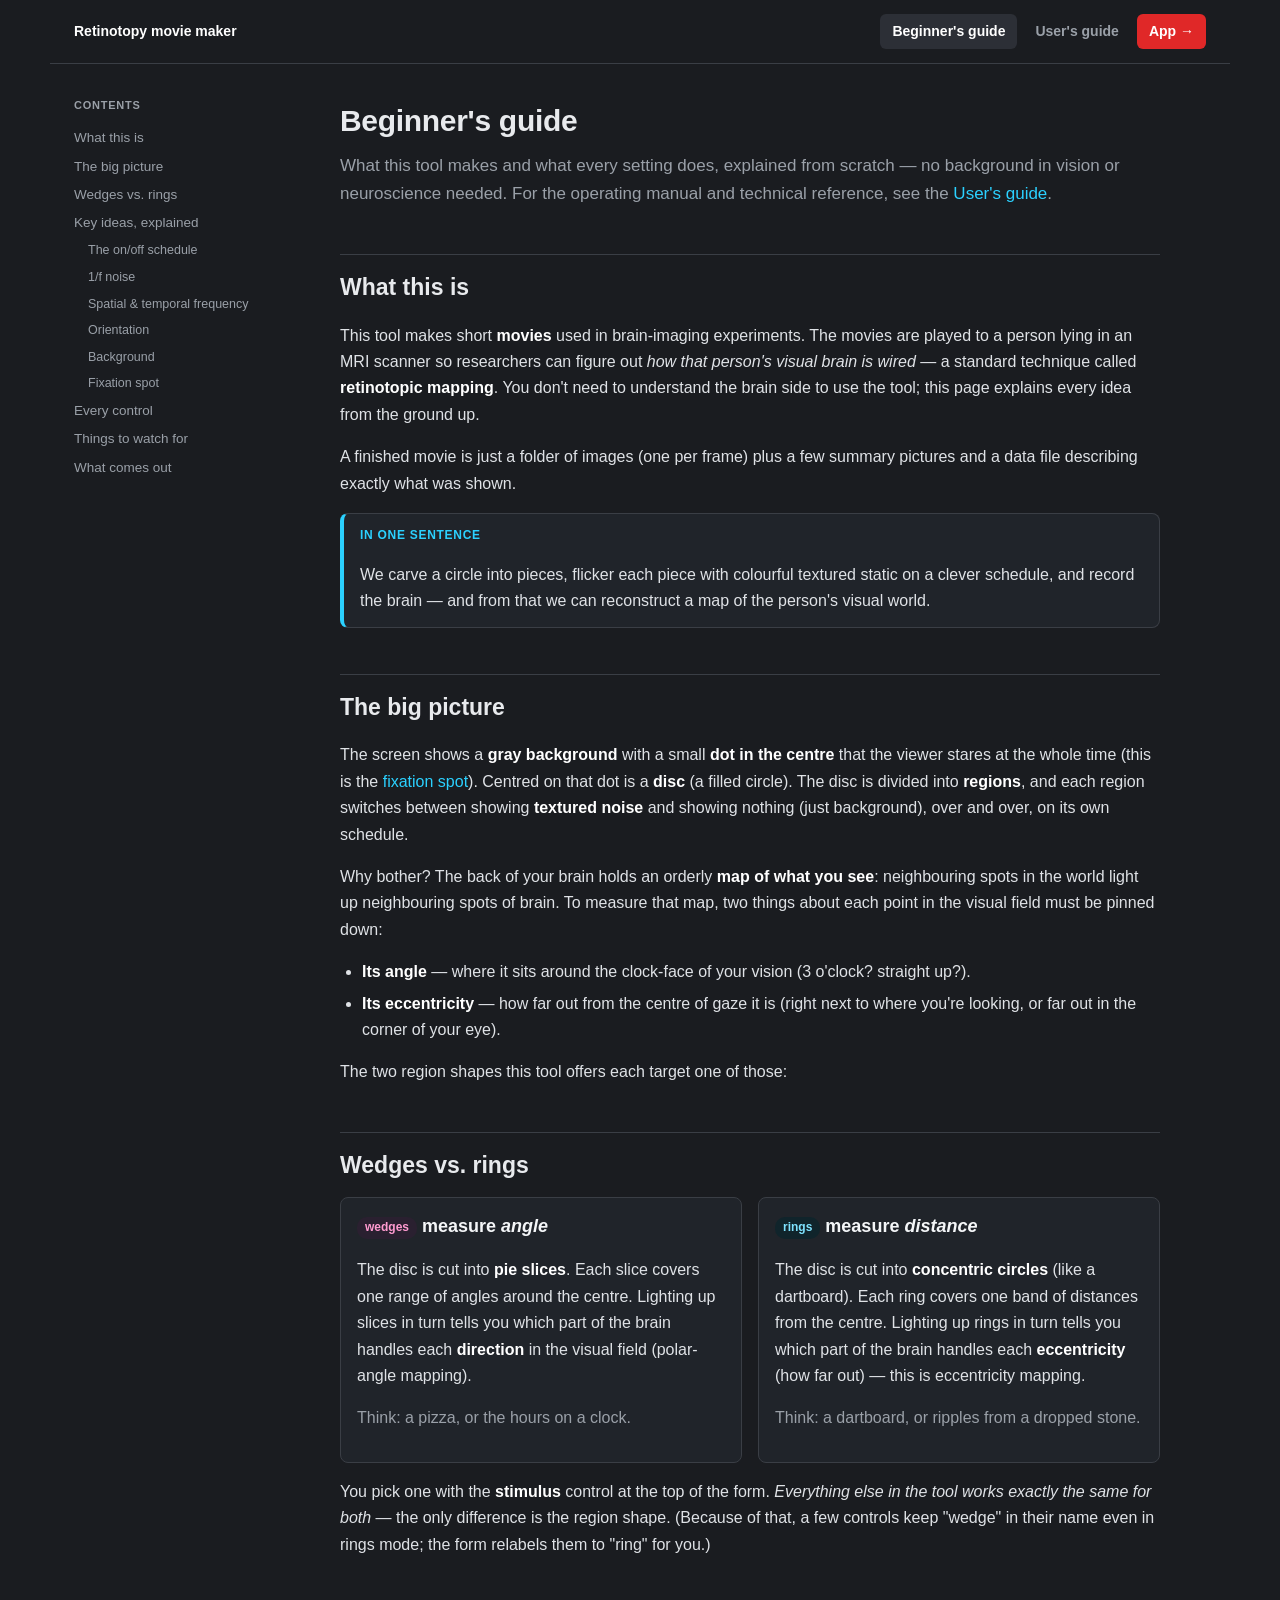
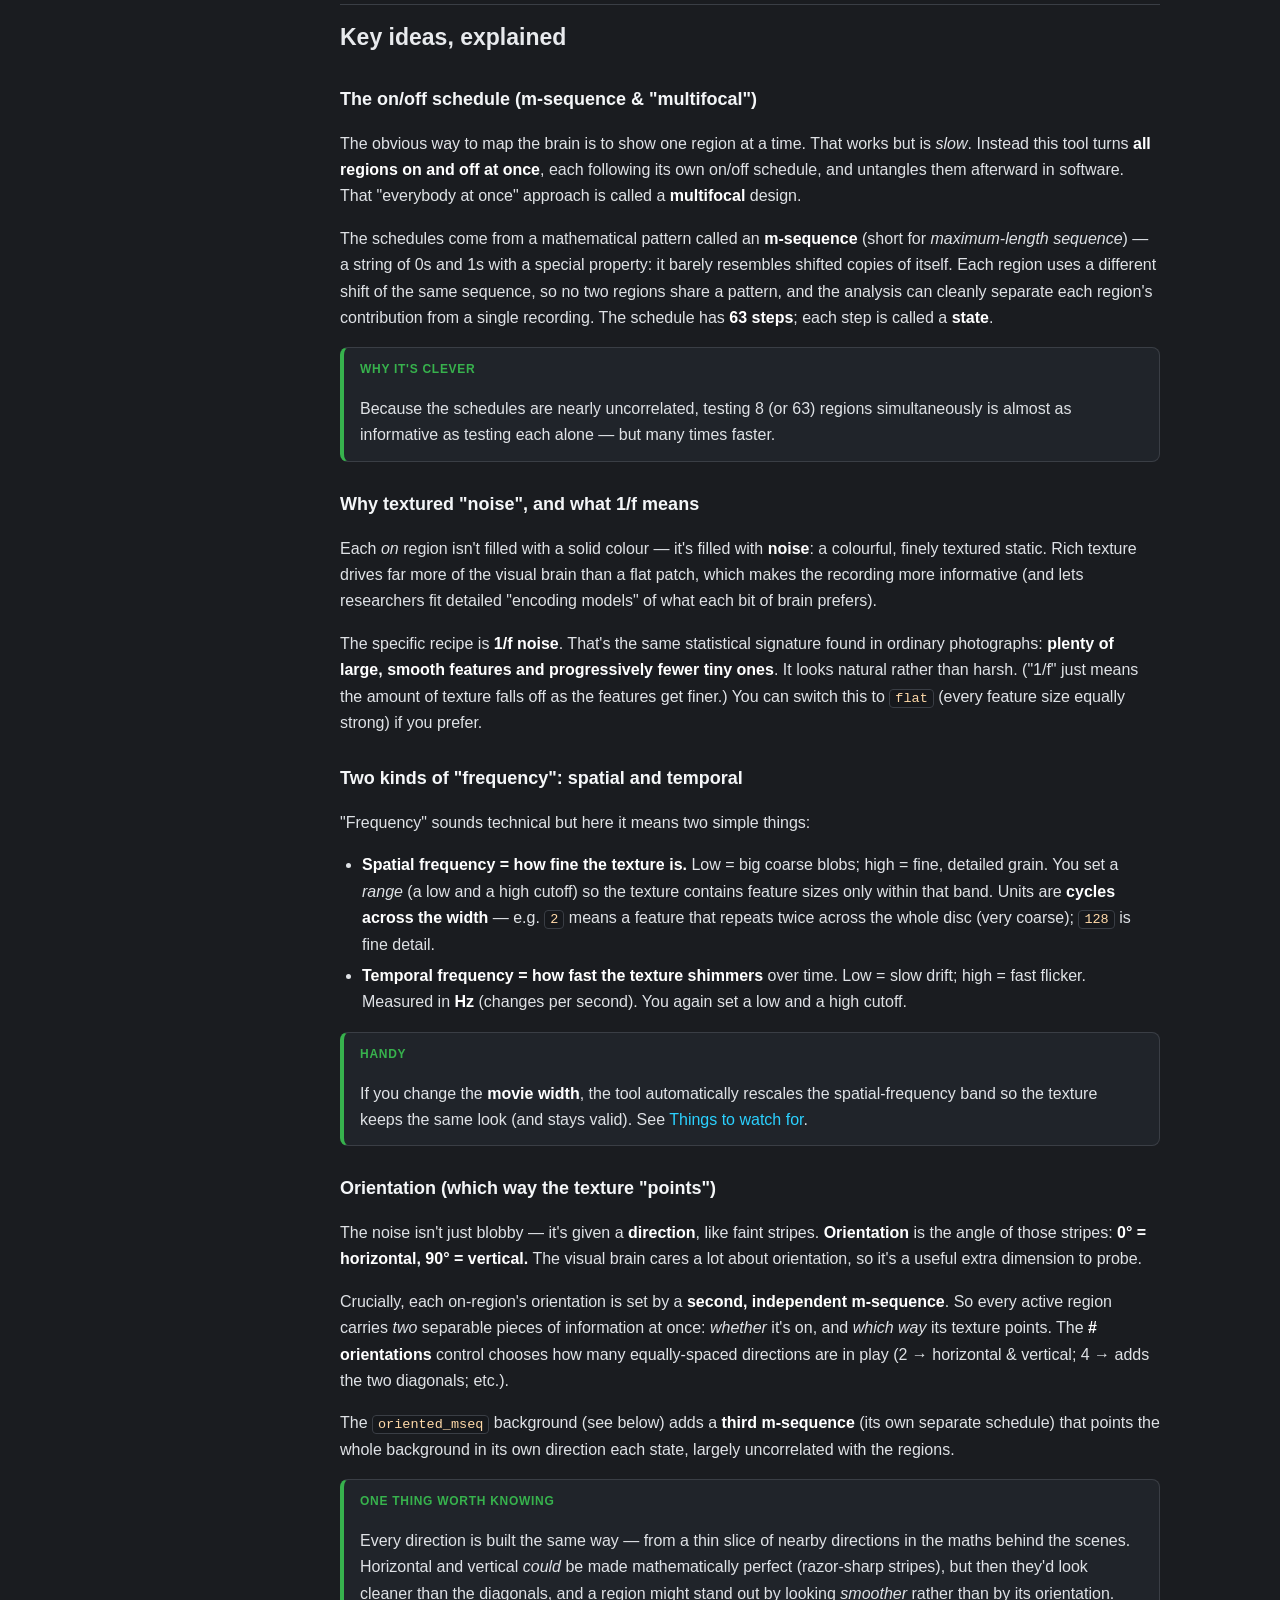
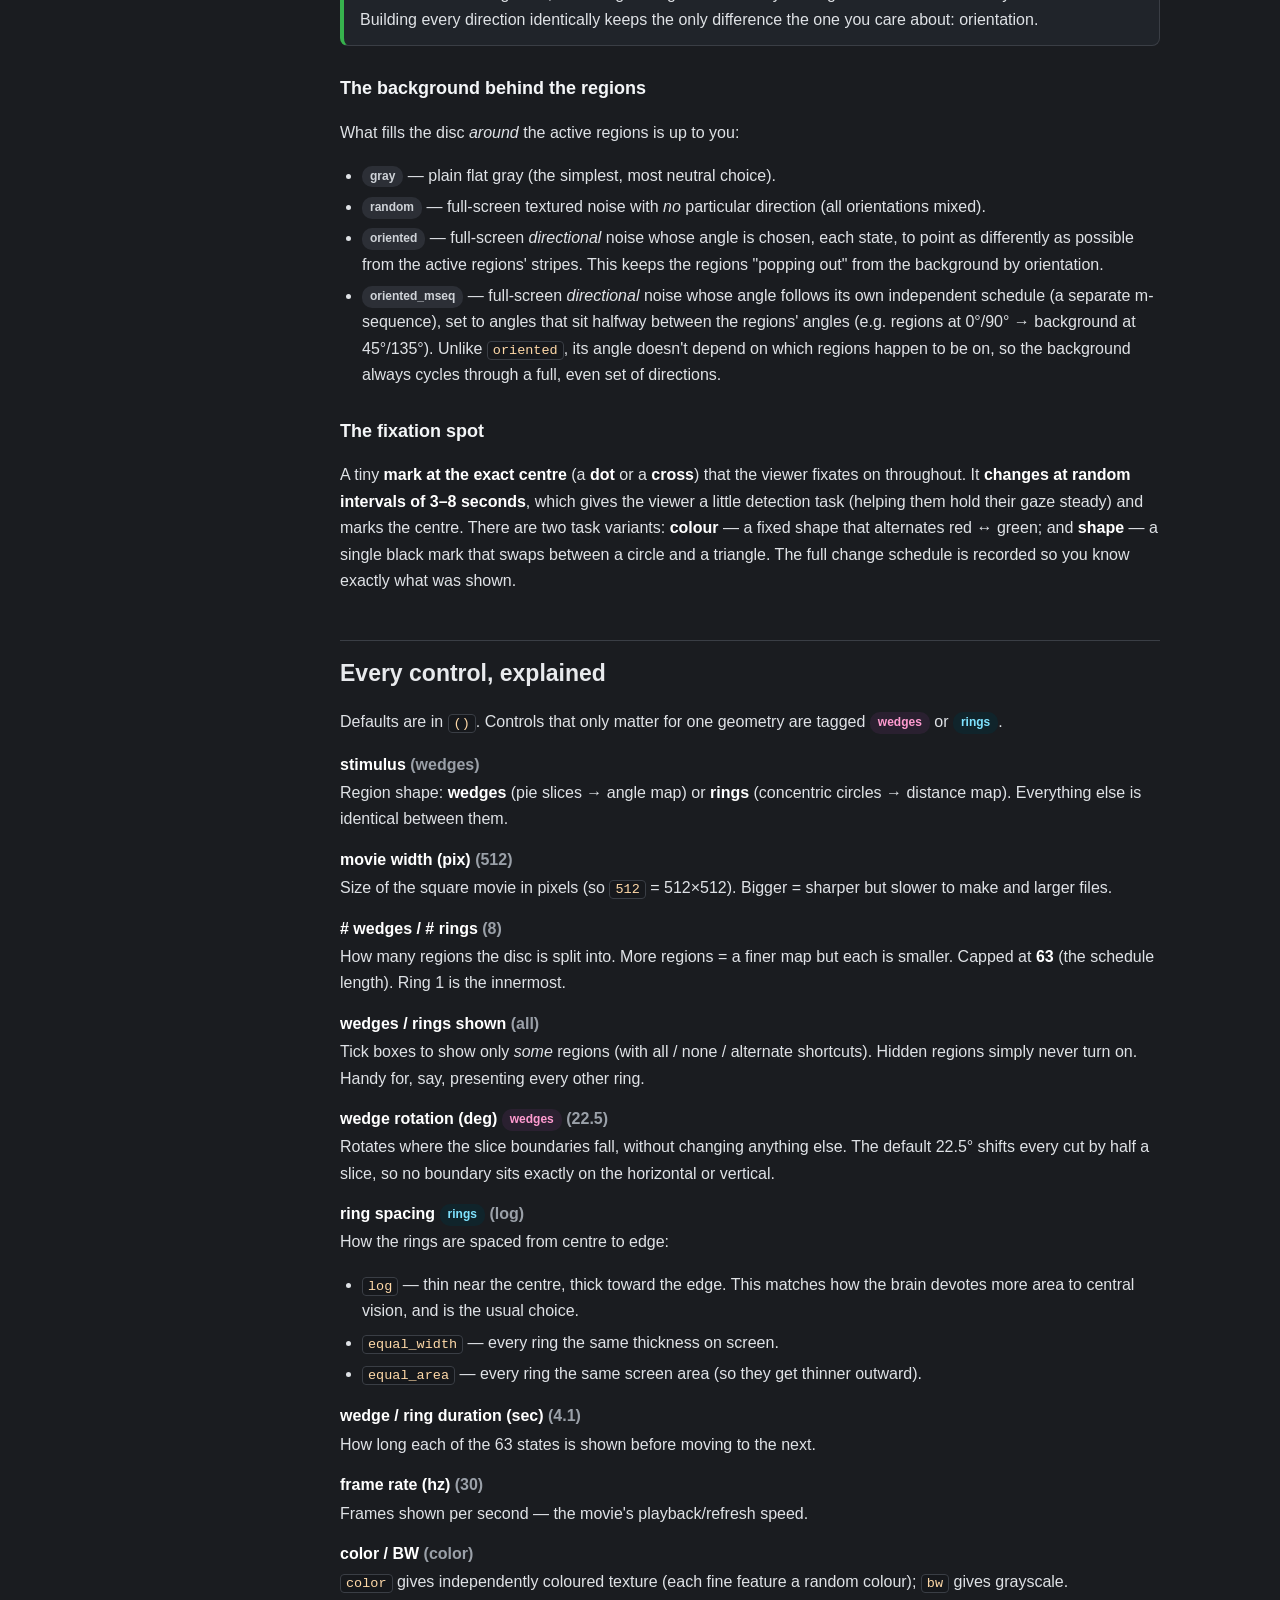
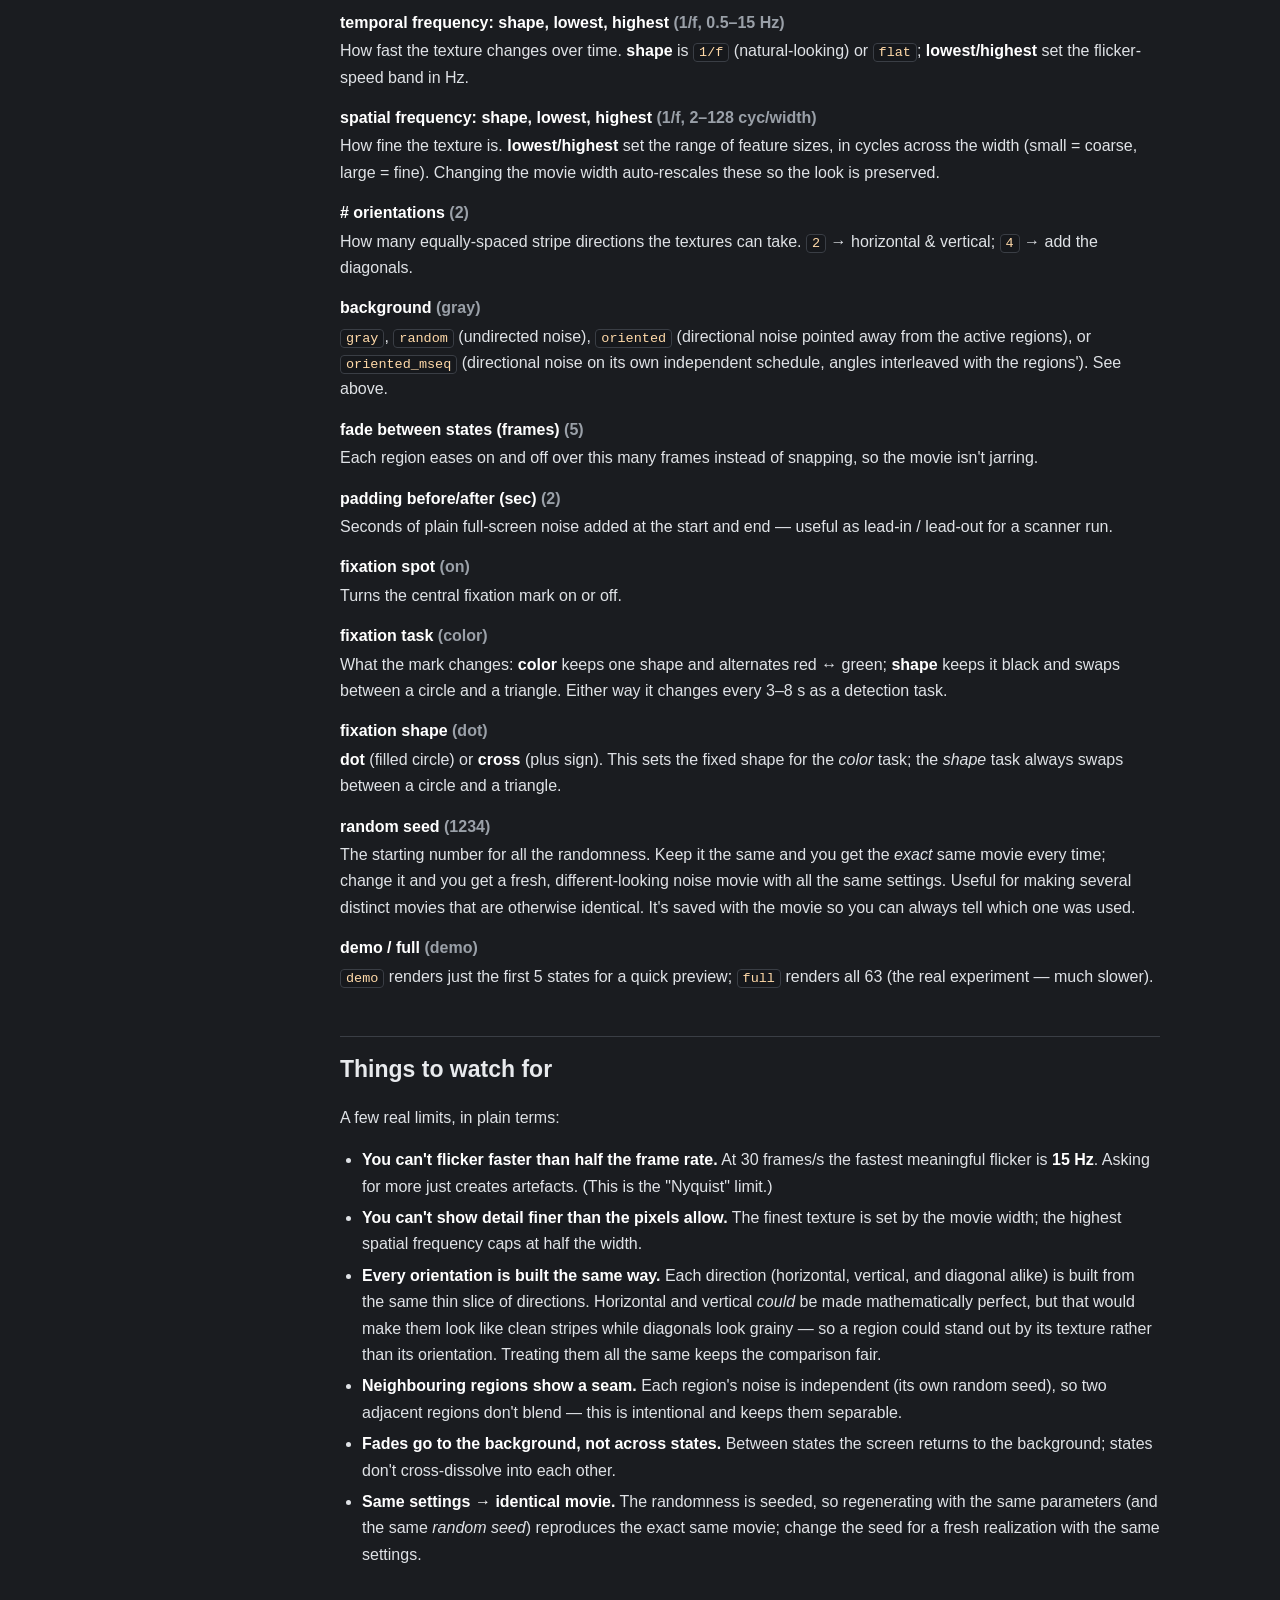
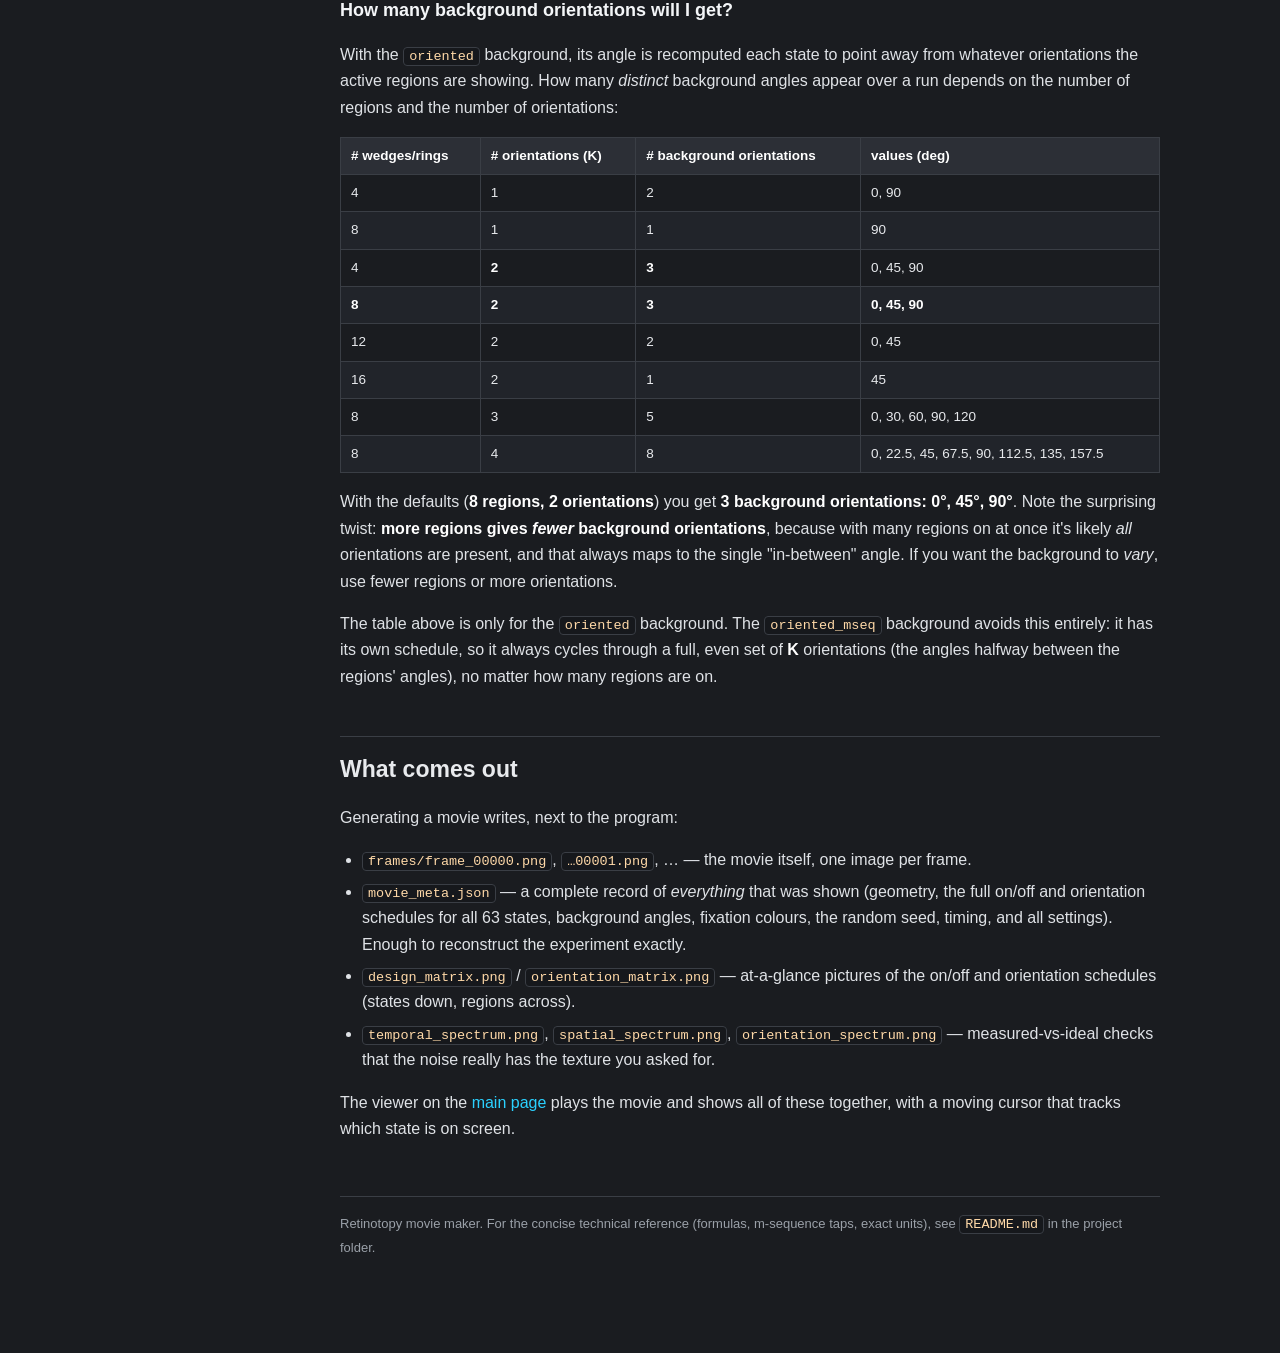
<file: docs.html>
<!DOCTYPE html>
<html lang="en">
<head>
<meta charset="utf-8">
<meta name="viewport" content="width=device-width, initial-scale=1">
<title>Retinotopy movie maker — Beginner's guide</title>
<link rel="stylesheet" href="guide.css">
</head>
<body>

<div class="topbar">
  <span><strong>Retinotopy movie maker</strong></span>
  <span class="guidetabs">
    <a class="active" href="docs.html">Beginner's guide</a>
    <a href="users-guide.html">User's guide</a>
    <a class="home" href="index.html">App &rarr;</a>
  </span>
</div>

<div class="wrap">
  <nav>
    <p class="navtitle">Contents</p>
    <a href="#what">What this is</a>
    <a href="#picture">The big picture</a>
    <a href="#wedges-rings">Wedges vs. rings</a>
    <a href="#concepts">Key ideas, explained</a>
    <a class="sub" href="#c-msequence">The on/off schedule</a>
    <a class="sub" href="#c-noise">1/f noise</a>
    <a class="sub" href="#c-sf-tf">Spatial &amp; temporal frequency</a>
    <a class="sub" href="#c-orientation">Orientation</a>
    <a class="sub" href="#c-background">Background</a>
    <a class="sub" href="#c-fixation">Fixation spot</a>
    <a href="#controls">Every control</a>
    <a href="#watch">Things to watch for</a>
    <a href="#outputs">What comes out</a>
  </nav>

  <main>
    <h1>Beginner's guide</h1>
    <p class="lede">What this tool makes and what every setting does, explained from
      scratch — no background in vision or neuroscience needed. For the operating
      manual and technical reference, see the <a href="users-guide.html">User's guide</a>.</p>

    <h2 id="what">What this is</h2>
    <p>This tool makes short <strong>movies</strong> used in brain-imaging experiments. The
      movies are played to a person lying in an MRI scanner so researchers can figure out
      <em>how that person's visual brain is wired</em> — a standard technique called
      <strong>retinotopic mapping</strong>. You don't need to understand the brain side to use
      the tool; this page explains every idea from the ground up.</p>
    <p>A finished movie is just a folder of images (one per frame) plus a few summary
      pictures and a data file describing exactly what was shown.</p>

    <div class="box key">
      <p class="lbl">In one sentence</p>
      <p>We carve a circle into pieces, flicker each piece with colourful textured static on
        a clever schedule, and record the brain — and from that we can reconstruct a map of
        the person's visual world.</p>
    </div>

    <h2 id="picture">The big picture</h2>
    <p>The screen shows a <strong>gray background</strong> with a small <strong>dot in the
      centre</strong> that the viewer stares at the whole time (this is the
      <a href="#c-fixation">fixation spot</a>). Centred on that dot is a <strong>disc</strong>
      (a filled circle). The disc is divided into <strong>regions</strong>, and each region
      switches between showing <strong>textured noise</strong> and showing nothing (just
      background), over and over, on its own schedule.</p>

    <p>Why bother? The back of your brain holds an orderly <strong>map of what you see</strong>:
      neighbouring spots in the world light up neighbouring spots of brain. To measure that
      map, two things about each point in the visual field must be pinned down:</p>
    <ul>
      <li><strong>Its angle</strong> — where it sits around the clock-face of your vision
        (3 o'clock? straight up?).</li>
      <li><strong>Its eccentricity</strong> — how far out from the centre of gaze it is
        (right next to where you're looking, or far out in the corner of your eye).</li>
    </ul>
    <p>The two region shapes this tool offers each target one of those:</p>

    <h2 id="wedges-rings">Wedges vs. rings</h2>
    <div class="two">
      <div class="card">
        <h3><span class="tag w">wedges</span> measure <em>angle</em></h3>
        <p>The disc is cut into <strong>pie slices</strong>. Each slice covers one range of
          angles around the centre. Lighting up slices in turn tells you which part of the
          brain handles each <strong>direction</strong> in the visual field
          (polar-angle mapping).</p>
        <p class="muted">Think: a pizza, or the hours on a clock.</p>
      </div>
      <div class="card">
        <h3><span class="tag r">rings</span> measure <em>distance</em></h3>
        <p>The disc is cut into <strong>concentric circles</strong> (like a dartboard). Each
          ring covers one band of distances from the centre. Lighting up rings in turn tells
          you which part of the brain handles each <strong>eccentricity</strong>
          (how far out) — this is eccentricity mapping.</p>
        <p class="muted">Think: a dartboard, or ripples from a dropped stone.</p>
      </div>
    </div>
    <p>You pick one with the <strong>stimulus</strong> control at the top of the form.
      <em>Everything else in the tool works exactly the same for both</em> — the only
      difference is the region shape. (Because of that, a few controls keep "wedge" in their
      name even in rings mode; the form relabels them to "ring" for you.)</p>

    <h2 id="concepts">Key ideas, explained</h2>

    <h3 id="c-msequence">The on/off schedule (m-sequence &amp; "multifocal")</h3>
    <p>The obvious way to map the brain is to show one region at a time. That works but is
      <em>slow</em>. Instead this tool turns <strong>all regions on and off at once</strong>,
      each following its own on/off schedule, and untangles them afterward in software. That
      "everybody at once" approach is called a <strong>multifocal</strong> design.</p>
    <p>The schedules come from a mathematical pattern called an
      <strong>m-sequence</strong> (short for <em>maximum-length sequence</em>) — a string of
      0s and 1s with a special property: it barely resembles shifted copies of itself. Each
      region uses a different shift of the same sequence, so no two regions share a pattern,
      and the analysis can cleanly separate each region's contribution from a single
      recording. The schedule has <strong>63 steps</strong>; each step is called a
      <strong>state</strong>.</p>
    <div class="box tip">
      <p class="lbl">why it's clever</p>
      <p>Because the schedules are nearly uncorrelated, testing 8 (or 63) regions
        simultaneously is almost as informative as testing each alone — but many times
        faster.</p>
    </div>

    <h3 id="c-noise">Why textured "noise", and what 1/f means</h3>
    <p>Each <em>on</em> region isn't filled with a solid colour — it's filled with
      <strong>noise</strong>: a colourful, finely textured static. Rich texture drives far
      more of the visual brain than a flat patch, which makes the recording more informative
      (and lets researchers fit detailed "encoding models" of what each bit of brain prefers).</p>
    <p>The specific recipe is <strong>1/f noise</strong>. That's the same statistical signature
      found in ordinary photographs: <strong>plenty of large, smooth features and progressively
      fewer tiny ones</strong>. It looks natural rather than harsh. ("1/f" just means the
      amount of texture falls off as the features get finer.) You can switch this to
      <code>flat</code> (every feature size equally strong) if you prefer.</p>

    <h3 id="c-sf-tf">Two kinds of "frequency": spatial and temporal</h3>
    <p>"Frequency" sounds technical but here it means two simple things:</p>
    <ul>
      <li><strong>Spatial frequency = how fine the texture is.</strong> Low = big coarse
        blobs; high = fine, detailed grain. You set a <em>range</em> (a low and a high cutoff)
        so the texture contains feature sizes only within that band. Units are
        <strong>cycles across the width</strong> — e.g. <code>2</code> means a feature that
        repeats twice across the whole disc (very coarse); <code>128</code> is fine detail.</li>
      <li><strong>Temporal frequency = how fast the texture shimmers</strong> over time. Low =
        slow drift; high = fast flicker. Measured in <strong>Hz</strong> (changes per second).
        You again set a low and a high cutoff.</li>
    </ul>
    <div class="box tip">
      <p class="lbl">handy</p>
      <p>If you change the <strong>movie width</strong>, the tool automatically rescales the
        spatial-frequency band so the texture keeps the same look (and stays valid). See
        <a href="#watch">Things to watch for</a>.</p>
    </div>

    <h3 id="c-orientation">Orientation (which way the texture "points")</h3>
    <p>The noise isn't just blobby — it's given a <strong>direction</strong>, like faint
      stripes. <strong>Orientation</strong> is the angle of those stripes:
      <strong>0° = horizontal, 90° = vertical.</strong> The visual brain cares a lot about
      orientation, so it's a useful extra dimension to probe.</p>
    <p>Crucially, each on-region's orientation is set by a <strong>second, independent
      m-sequence</strong>. So every active region carries <em>two</em> separable pieces of
      information at once: <em>whether</em> it's on, and <em>which way</em> its texture points.
      The <strong># orientations</strong> control chooses how many equally-spaced directions
      are in play (2 → horizontal &amp; vertical; 4 → adds the two diagonals; etc.).</p>
    <p>The <code>oriented_mseq</code> background (see below) adds a <strong>third m-sequence</strong>
      (its own separate schedule) that points the whole background in its own direction each
      state, largely uncorrelated with the regions.</p>
    <div class="box tip">
      <p class="lbl">one thing worth knowing</p>
      <p>Every direction is built the same way — from a thin slice of nearby directions in the
        maths behind the scenes. Horizontal and vertical <em>could</em> be made mathematically
        perfect (razor-sharp stripes), but then they'd look cleaner than the diagonals, and a
        region might stand out by looking <em>smoother</em> rather than by its orientation.
        Building every direction identically keeps the only difference the one you care about:
        orientation.</p>
    </div>

    <h3 id="c-background">The background behind the regions</h3>
    <p>What fills the disc <em>around</em> the active regions is up to you:</p>
    <ul>
      <li><span class="tag" style="background:#2c2f36;color:#cfd3d8">gray</span> — plain flat
        gray (the simplest, most neutral choice).</li>
      <li><span class="tag" style="background:#2c2f36;color:#cfd3d8">random</span> — full-screen
        textured noise with <em>no</em> particular direction (all orientations mixed).</li>
      <li><span class="tag" style="background:#2c2f36;color:#cfd3d8">oriented</span> —
        full-screen <em>directional</em> noise whose angle is chosen, each state, to point as
        differently as possible from the active regions' stripes. This keeps the regions
        "popping out" from the background by orientation.</li>
      <li><span class="tag" style="background:#2c2f36;color:#cfd3d8">oriented_mseq</span> —
        full-screen <em>directional</em> noise whose angle follows its own independent schedule
        (a separate m-sequence), set to angles that sit halfway between the regions' angles
        (e.g. regions at 0°/90° → background at 45°/135°). Unlike <code>oriented</code>, its
        angle doesn't depend on which regions happen to be on, so the background always cycles
        through a full, even set of directions.</li>
    </ul>

    <h3 id="c-fixation">The fixation spot</h3>
    <p>A tiny <strong>mark at the exact centre</strong> (a <strong>dot</strong> or a
      <strong>cross</strong>) that the viewer fixates on throughout. It <strong>changes at random
      intervals of 3–8&nbsp;seconds</strong>, which gives the viewer a little detection task
      (helping them hold their gaze steady) and marks the centre. There are two task variants:
      <strong>colour</strong> — a fixed shape that alternates red&nbsp;↔&nbsp;green; and
      <strong>shape</strong> — a single black mark that swaps between a circle and a triangle. The
      full change schedule is recorded so you know exactly what was shown.</p>

    <h2 id="controls">Every control, explained</h2>
    <p>Defaults are in <code>()</code>. Controls that only matter for one geometry are tagged
      <span class="tag w">wedges</span> or <span class="tag r">rings</span>.</p>
    <dl>
      <dt>stimulus <span class="muted">(wedges)</span></dt>
      <dd>Region shape: <strong>wedges</strong> (pie slices → angle map) or <strong>rings</strong>
        (concentric circles → distance map). Everything else is identical between them.</dd>

      <dt>movie width (pix) <span class="muted">(512)</span></dt>
      <dd>Size of the square movie in pixels (so <code>512</code> = 512×512). Bigger = sharper
        but slower to make and larger files.</dd>

      <dt># wedges / # rings <span class="muted">(8)</span></dt>
      <dd>How many regions the disc is split into. More regions = a finer map but each is
        smaller. Capped at <strong>63</strong> (the schedule length). Ring 1 is the innermost.</dd>

      <dt>wedges / rings shown <span class="muted">(all)</span></dt>
      <dd>Tick boxes to show only <em>some</em> regions (with all / none / alternate shortcuts).
        Hidden regions simply never turn on. Handy for, say, presenting every other ring.</dd>

      <dt>wedge rotation (deg) <span class="tag w">wedges</span> <span class="muted">(22.5)</span></dt>
      <dd>Rotates where the slice boundaries fall, without changing anything else. The default
        22.5° shifts every cut by half a slice, so no boundary sits exactly on the horizontal
        or vertical.</dd>

      <dt>ring spacing <span class="tag r">rings</span> <span class="muted">(log)</span></dt>
      <dd>How the rings are spaced from centre to edge:
        <ul>
          <li><code>log</code> — thin near the centre, thick toward the edge. This matches how
            the brain devotes more area to central vision, and is the usual choice.</li>
          <li><code>equal_width</code> — every ring the same thickness on screen.</li>
          <li><code>equal_area</code> — every ring the same screen area (so they get thinner
            outward).</li>
        </ul></dd>

      <dt>wedge / ring duration (sec) <span class="muted">(4.1)</span></dt>
      <dd>How long each of the 63 states is shown before moving to the next.</dd>

      <dt>frame rate (hz) <span class="muted">(30)</span></dt>
      <dd>Frames shown per second — the movie's playback/refresh speed.</dd>

      <dt>color / BW <span class="muted">(color)</span></dt>
      <dd><code>color</code> gives independently coloured texture (each fine feature a random
        colour); <code>bw</code> gives grayscale.</dd>

      <dt>temporal frequency: shape, lowest, highest <span class="muted">(1/f, 0.5–15 Hz)</span></dt>
      <dd>How fast the texture changes over time. <strong>shape</strong> is <code>1/f</code>
        (natural-looking) or <code>flat</code>; <strong>lowest/highest</strong> set the
        flicker-speed band in Hz.</dd>

      <dt>spatial frequency: shape, lowest, highest <span class="muted">(1/f, 2–128 cyc/width)</span></dt>
      <dd>How fine the texture is. <strong>lowest/highest</strong> set the range of feature
        sizes, in cycles across the width (small = coarse, large = fine). Changing the movie
        width auto-rescales these so the look is preserved.</dd>

      <dt># orientations <span class="muted">(2)</span></dt>
      <dd>How many equally-spaced stripe directions the textures can take. <code>2</code> →
        horizontal &amp; vertical; <code>4</code> → add the diagonals.</dd>

      <dt>background <span class="muted">(gray)</span></dt>
      <dd><code>gray</code>, <code>random</code> (undirected noise), <code>oriented</code>
        (directional noise pointed away from the active regions), or <code>oriented_mseq</code>
        (directional noise on its own independent schedule, angles interleaved with the
        regions'). See above.</dd>

      <dt>fade between states (frames) <span class="muted">(5)</span></dt>
      <dd>Each region eases on and off over this many frames instead of snapping, so the
        movie isn't jarring.</dd>

      <dt>padding before/after (sec) <span class="muted">(2)</span></dt>
      <dd>Seconds of plain full-screen noise added at the start and end — useful as lead-in /
        lead-out for a scanner run.</dd>

      <dt>fixation spot <span class="muted">(on)</span></dt>
      <dd>Turns the central fixation mark on or off.</dd>

      <dt>fixation task <span class="muted">(color)</span></dt>
      <dd>What the mark changes: <strong>color</strong> keeps one shape and alternates
        red&nbsp;↔&nbsp;green; <strong>shape</strong> keeps it black and swaps between a circle
        and a triangle. Either way it changes every 3–8&nbsp;s as a detection task.</dd>

      <dt>fixation shape <span class="muted">(dot)</span></dt>
      <dd><strong>dot</strong> (filled circle) or <strong>cross</strong> (plus sign). This sets
        the fixed shape for the <em>color</em> task; the <em>shape</em> task always swaps between
        a circle and a triangle.</dd>

      <dt>random seed <span class="muted">(1234)</span></dt>
      <dd>The starting number for all the randomness. Keep it the same and you get the
        <em>exact</em> same movie every time; change it and you get a fresh, different-looking
        noise movie with all the same settings. Useful for making several distinct movies that
        are otherwise identical. It's saved with the movie so you can always tell which one was used.</dd>

      <dt>demo / full <span class="muted">(demo)</span></dt>
      <dd><code>demo</code> renders just the first 5 states for a quick preview;
        <code>full</code> renders all 63 (the real experiment — much slower).</dd>
    </dl>

    <h2 id="watch">Things to watch for</h2>
    <p>A few real limits, in plain terms:</p>
    <ul>
      <li><strong>You can't flicker faster than half the frame rate.</strong> At 30 frames/s
        the fastest meaningful flicker is <strong>15 Hz</strong>. Asking for more just creates
        artefacts. (This is the "Nyquist" limit.)</li>
      <li><strong>You can't show detail finer than the pixels allow.</strong> The finest texture
        is set by the movie width; the highest spatial frequency caps at half the width.</li>
      <li><strong>Every orientation is built the same way.</strong> Each direction (horizontal,
        vertical, and diagonal alike) is built from the same thin slice of directions. Horizontal
        and vertical <em>could</em> be made mathematically perfect, but that would make them look
        like clean stripes while diagonals look grainy — so a region could stand out by its
        texture rather than its orientation. Treating them all the same keeps the comparison fair.</li>
      <li><strong>Neighbouring regions show a seam.</strong> Each region's noise is independent
        (its own random seed), so two adjacent regions don't blend — this is intentional and
        keeps them separable.</li>
      <li><strong>Fades go to the background, not across states.</strong> Between states the
        screen returns to the background; states don't cross-dissolve into each other.</li>
      <li><strong>Same settings → identical movie.</strong> The randomness is seeded, so
        regenerating with the same parameters (and the same <em>random seed</em>) reproduces the
        exact same movie; change the seed for a fresh realization with the same settings.</li>
    </ul>

    <h3>How many background orientations will I get?</h3>
    <p>With the <code>oriented</code> background, its angle is recomputed each state to point
      away from whatever orientations the active regions are showing. How many <em>distinct</em>
      background angles appear over a run depends on the number of regions and the number of
      orientations:</p>
    <table>
      <thead><tr><th># wedges/rings</th><th># orientations (K)</th><th># background orientations</th><th>values (deg)</th></tr></thead>
      <tbody>
        <tr><td>4</td><td>1</td><td>2</td><td>0, 90</td></tr>
        <tr><td>8</td><td>1</td><td>1</td><td>90</td></tr>
        <tr><td>4</td><td><strong>2</strong></td><td><strong>3</strong></td><td>0, 45, 90</td></tr>
        <tr><td><strong>8</strong></td><td><strong>2</strong></td><td><strong>3</strong></td><td><strong>0, 45, 90</strong></td></tr>
        <tr><td>12</td><td>2</td><td>2</td><td>0, 45</td></tr>
        <tr><td>16</td><td>2</td><td>1</td><td>45</td></tr>
        <tr><td>8</td><td>3</td><td>5</td><td>0, 30, 60, 90, 120</td></tr>
        <tr><td>8</td><td>4</td><td>8</td><td>0, 22.5, 45, 67.5, 90, 112.5, 135, 157.5</td></tr>
      </tbody>
    </table>
    <p>With the defaults (<strong>8 regions, 2 orientations</strong>) you get
      <strong>3 background orientations: 0°, 45°, 90°</strong>. Note the surprising twist:
      <strong>more regions gives <em>fewer</em> background orientations</strong>, because with
      many regions on at once it's likely <em>all</em> orientations are present, and that
      always maps to the single "in-between" angle. If you want the background to <em>vary</em>,
      use fewer regions or more orientations.</p>
    <p>The table above is only for the <code>oriented</code> background. The
      <code>oriented_mseq</code> background avoids this entirely: it has its own schedule, so it
      always cycles through a full, even set of <strong>K</strong> orientations (the angles
      halfway between the regions' angles), no matter how many regions are on.</p>

    <h2 id="outputs">What comes out</h2>
    <p>Generating a movie writes, next to the program:</p>
    <ul>
      <li><code>frames/frame_00000.png</code>, <code>…00001.png</code>, … — the movie itself,
        one image per frame.</li>
      <li><code>movie_meta.json</code> — a complete record of <em>everything</em> that was
        shown (geometry, the full on/off and orientation schedules for all 63 states,
        background angles, fixation colours, the random seed, timing, and all settings). Enough
        to reconstruct the experiment exactly.</li>
      <li><code>design_matrix.png</code> / <code>orientation_matrix.png</code> — at-a-glance
        pictures of the on/off and orientation schedules (states down, regions across).</li>
      <li><code>temporal_spectrum.png</code>, <code>spatial_spectrum.png</code>,
        <code>orientation_spectrum.png</code> — measured-vs-ideal checks that the noise really
        has the texture you asked for.</li>
    </ul>
    <p>The viewer on the <a href="index.html">main page</a> plays the movie and shows all of
      these together, with a moving cursor that tracks which state is on screen.</p>

    <footer>
      Retinotopy movie maker. For the concise technical reference (formulas, m-sequence taps,
      exact units), see <code>README.md</code> in the project folder.
    </footer>
  </main>
</div>
</body>
</html>
</file>
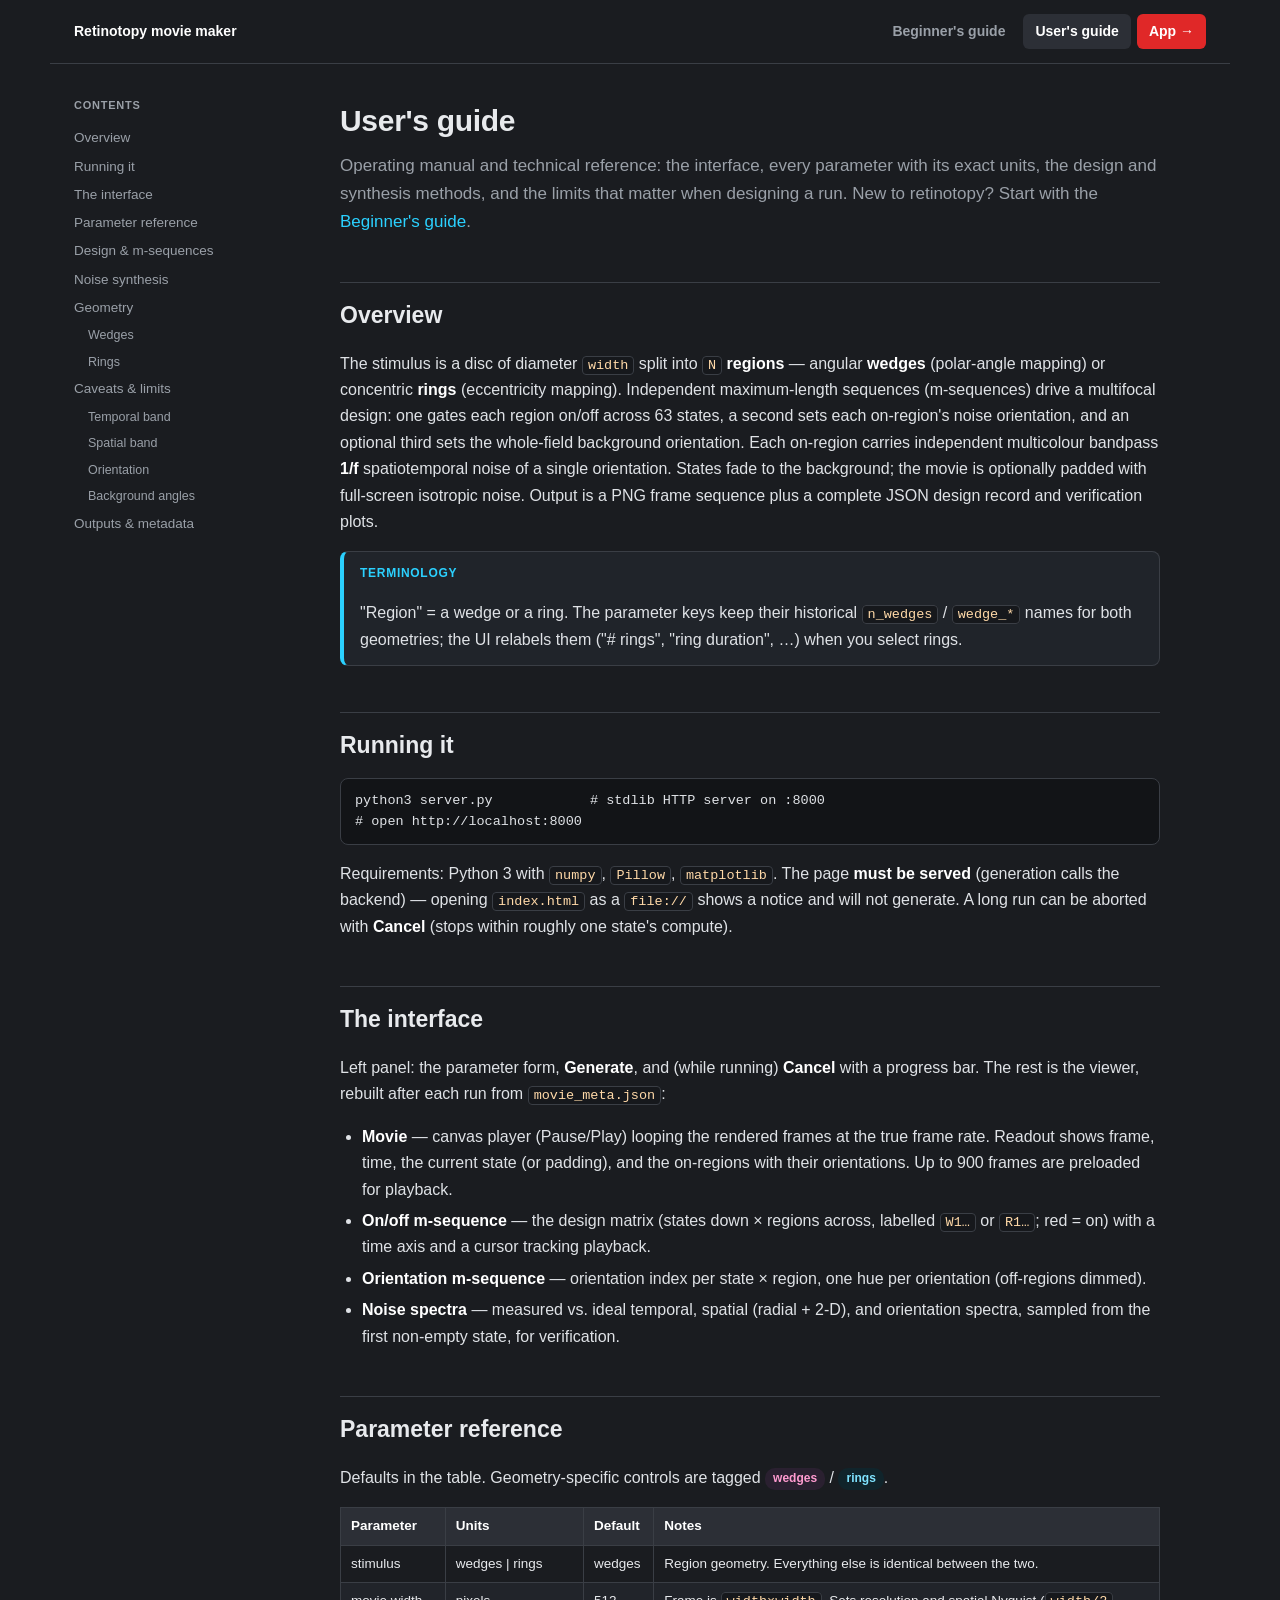
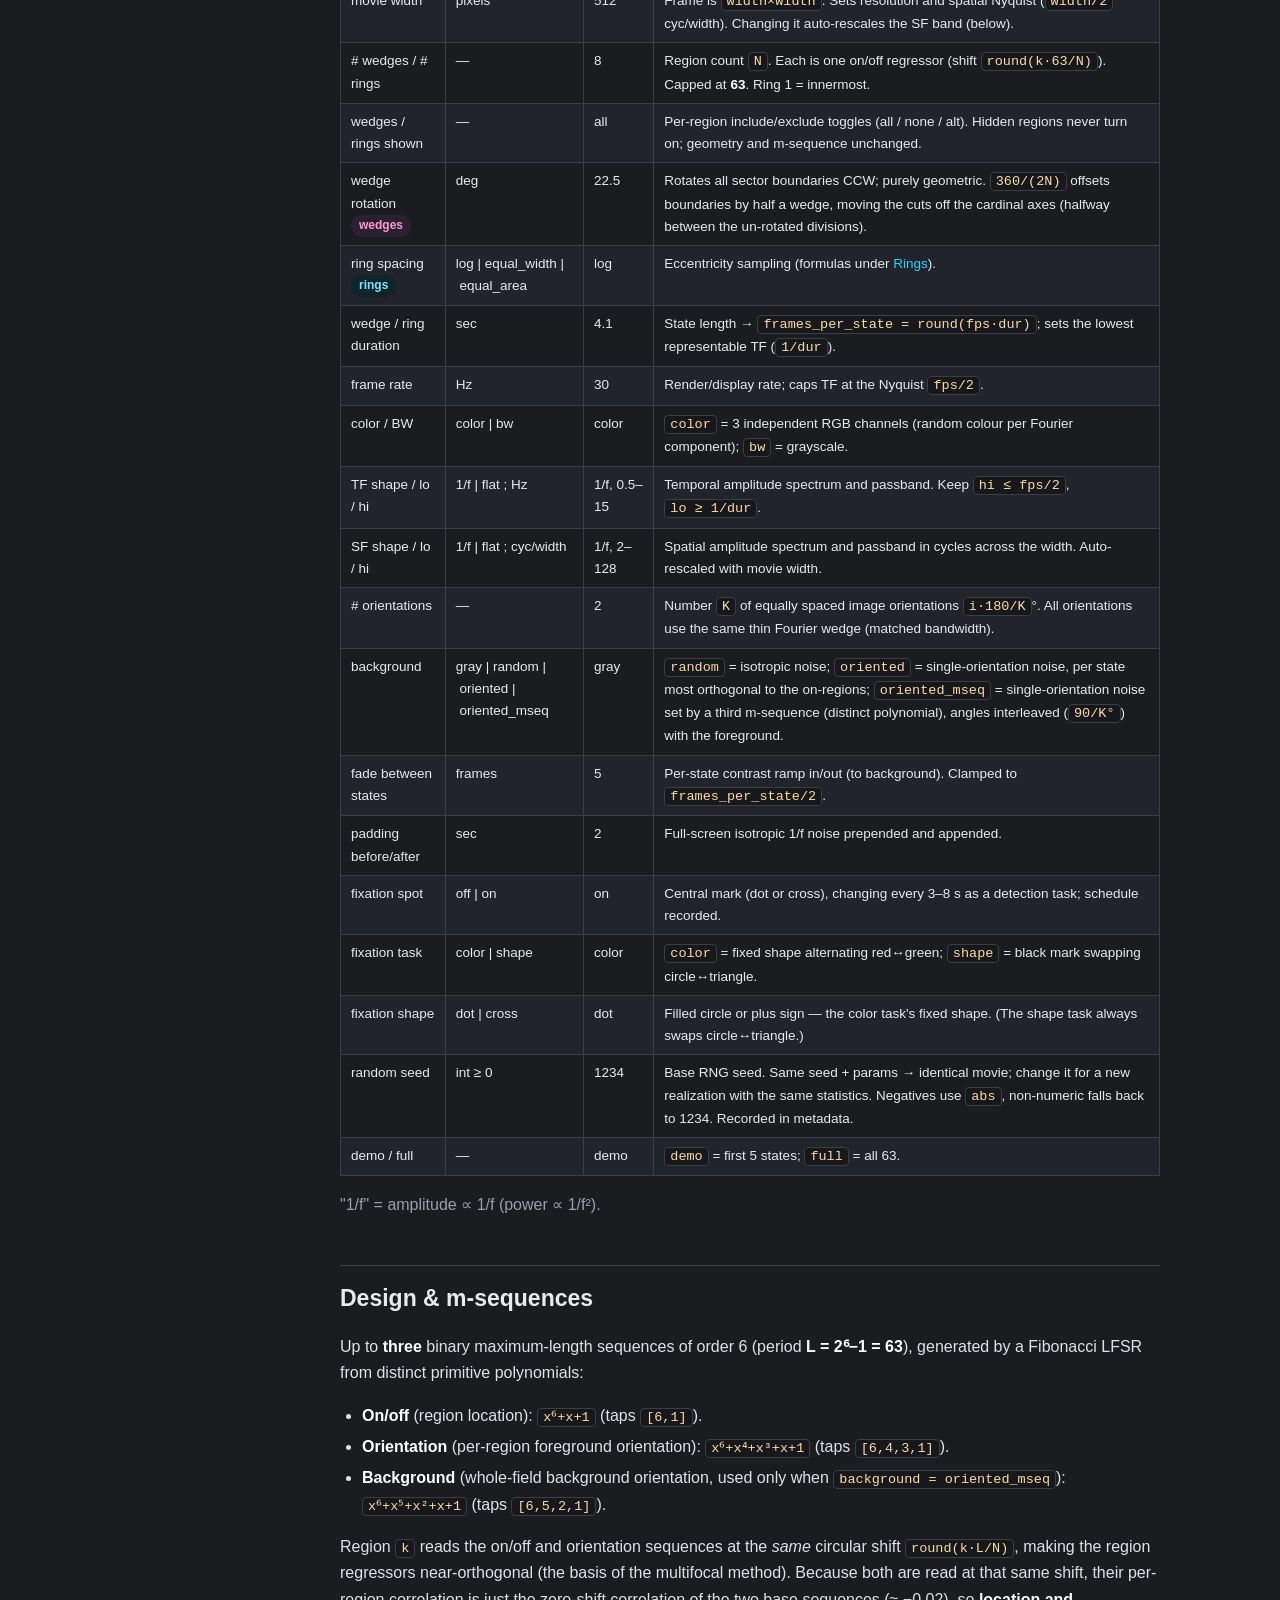
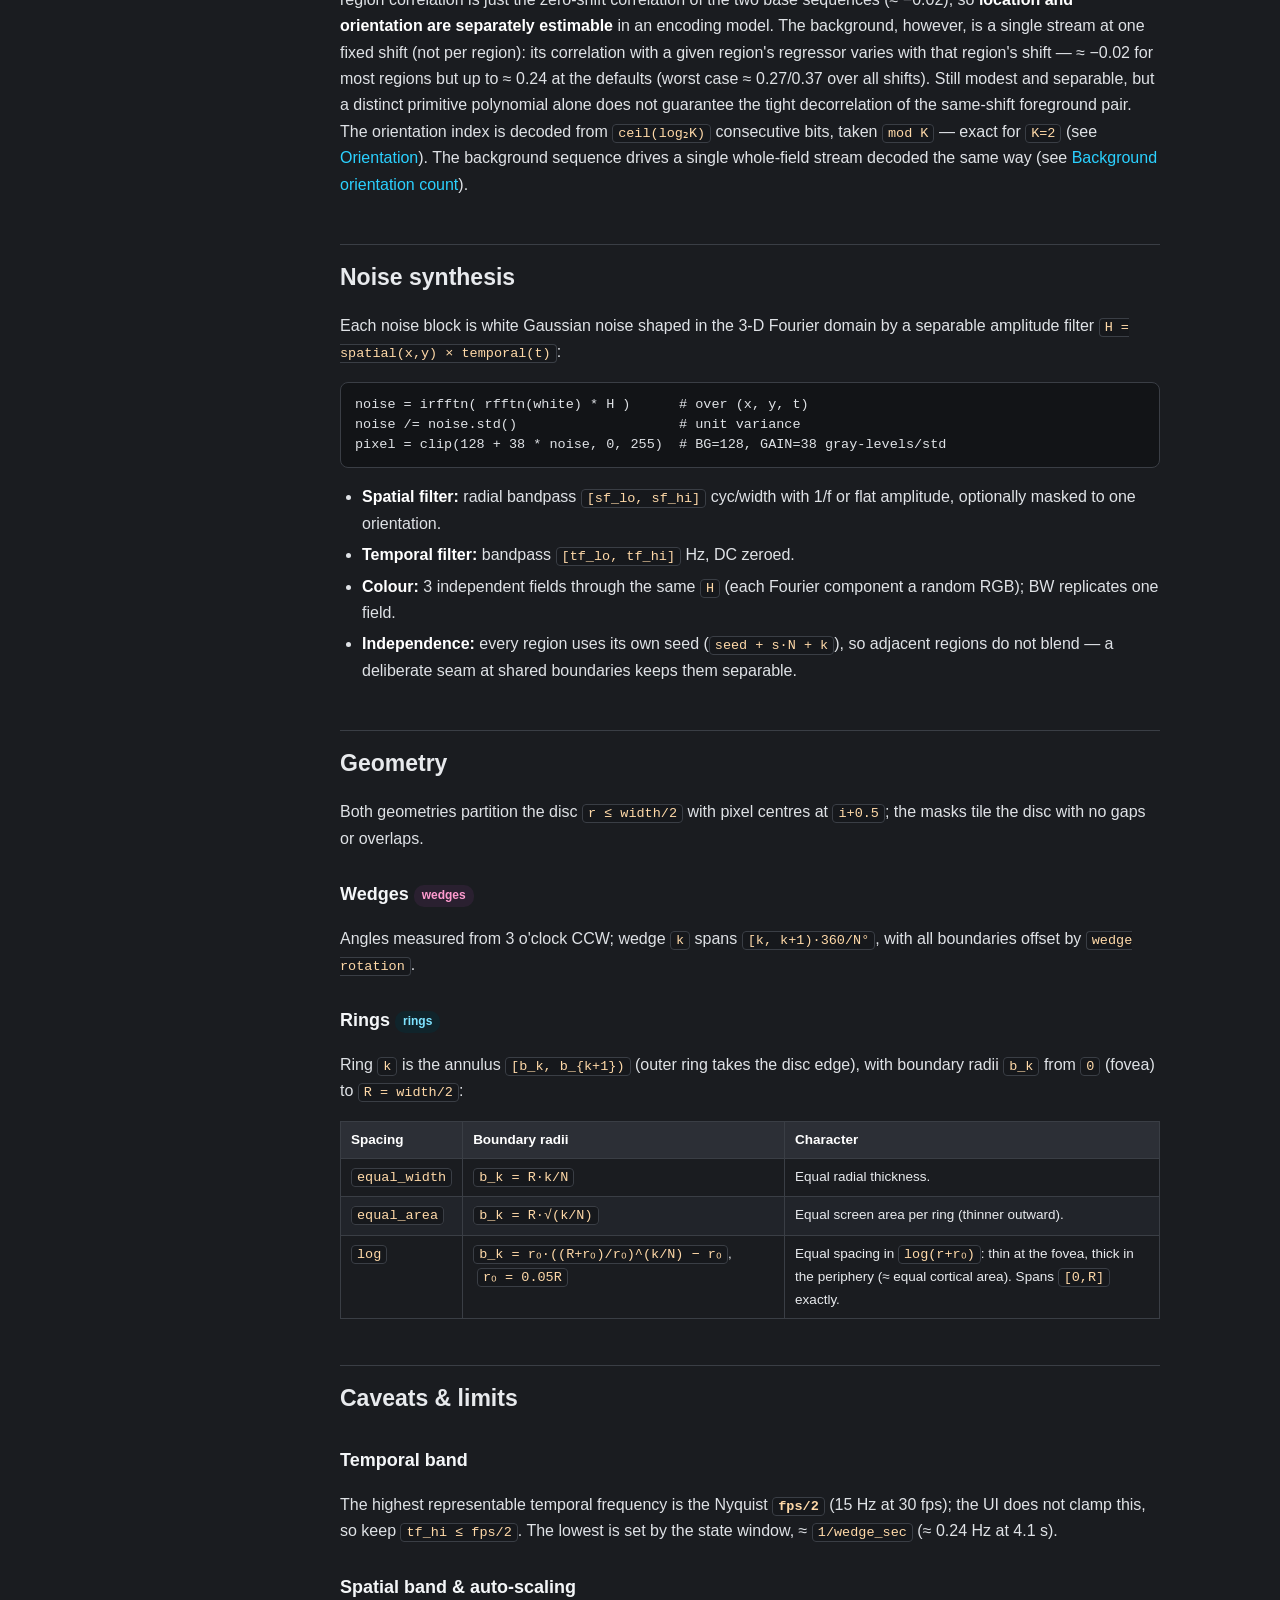
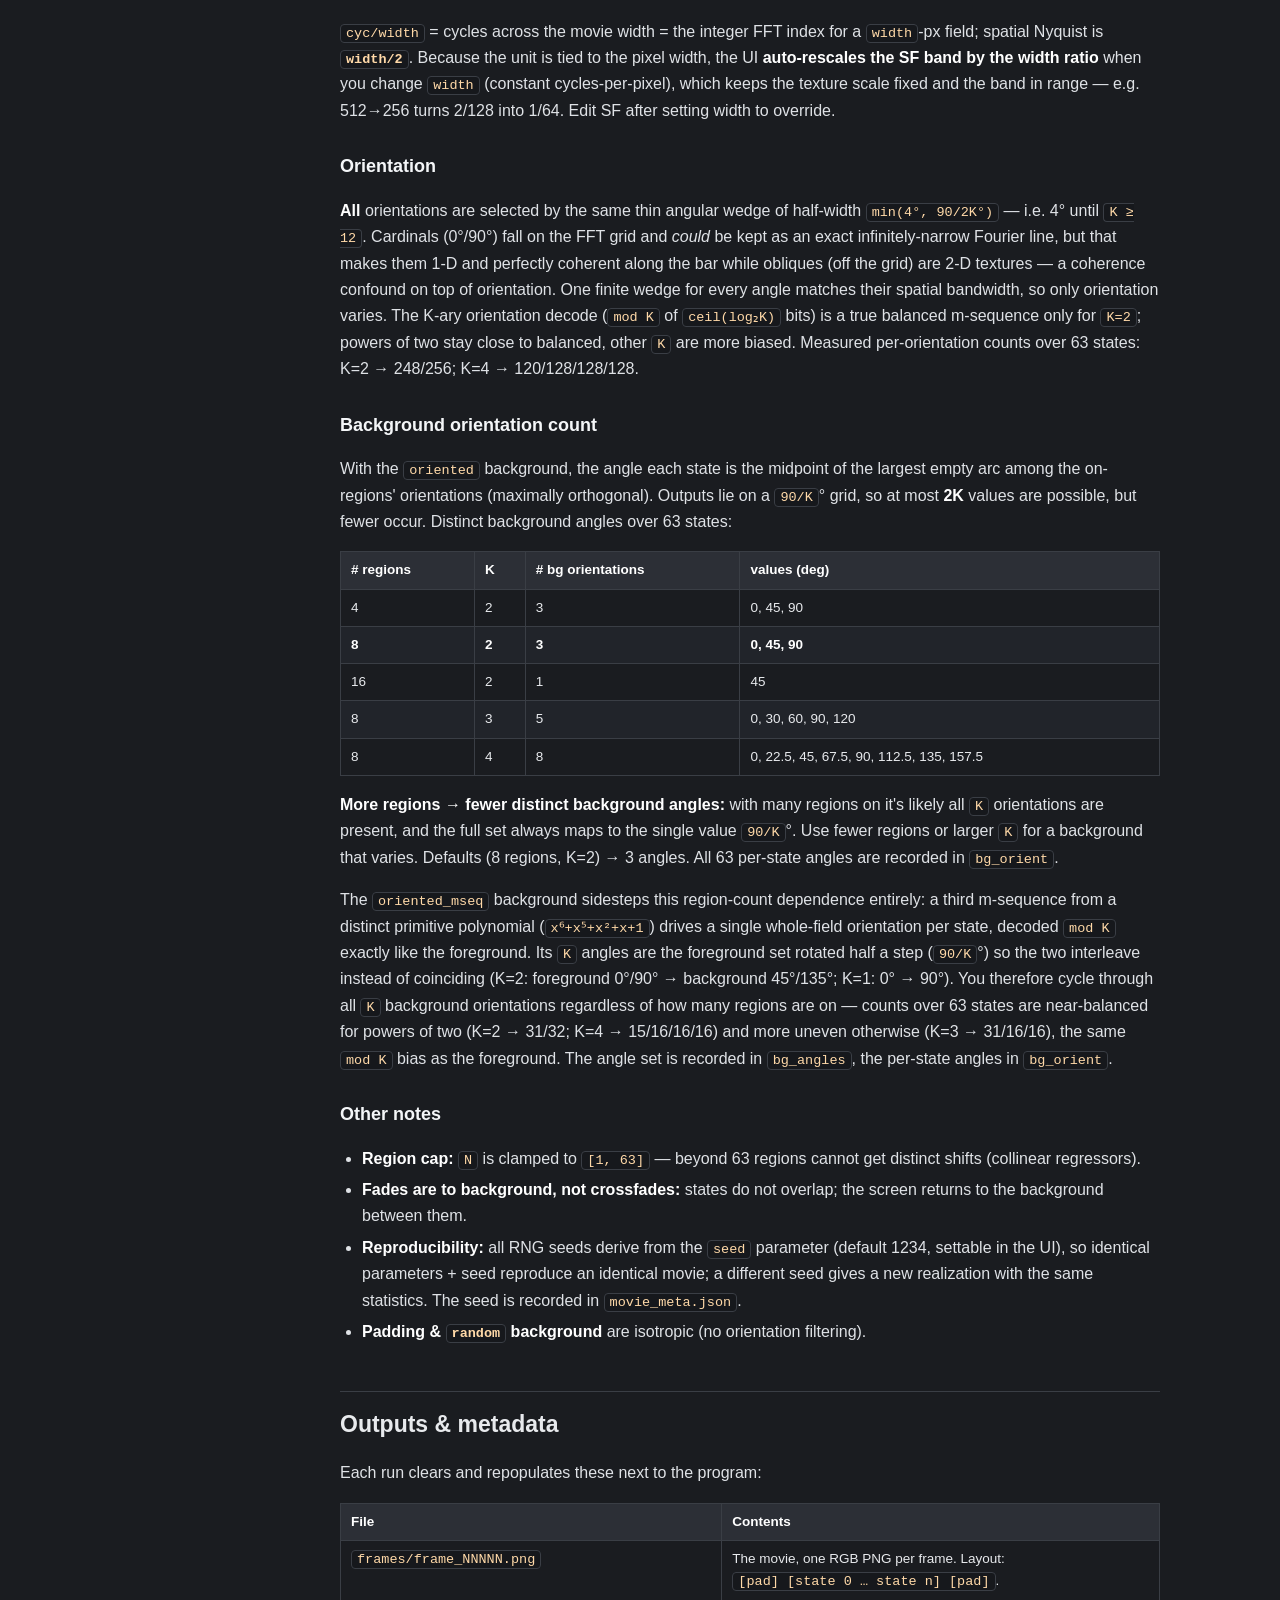
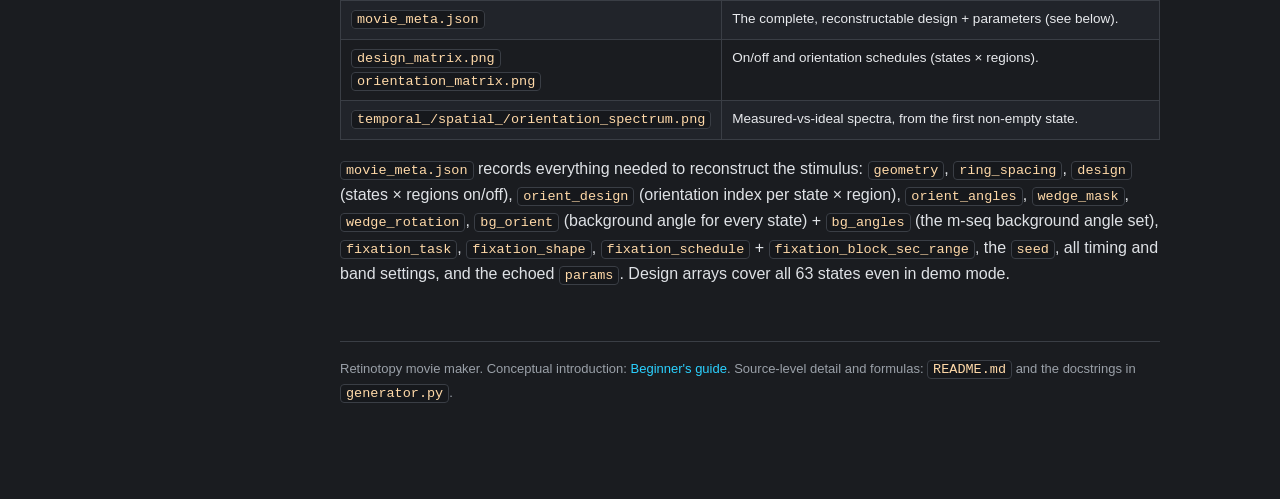
<file: users-guide.html>
<!DOCTYPE html>
<html lang="en">
<head>
<meta charset="utf-8">
<meta name="viewport" content="width=device-width, initial-scale=1">
<title>Retinotopy movie maker — User's guide</title>
<link rel="stylesheet" href="guide.css">
</head>
<body>

<div class="topbar">
  <span><strong>Retinotopy movie maker</strong></span>
  <span class="guidetabs">
    <a href="docs.html">Beginner's guide</a>
    <a class="active" href="users-guide.html">User's guide</a>
    <a class="home" href="index.html">App &rarr;</a>
  </span>
</div>

<div class="wrap">
  <nav>
    <p class="navtitle">Contents</p>
    <a href="#overview">Overview</a>
    <a href="#run">Running it</a>
    <a href="#interface">The interface</a>
    <a href="#params">Parameter reference</a>
    <a href="#design">Design &amp; m-sequences</a>
    <a href="#noise">Noise synthesis</a>
    <a href="#geometry">Geometry</a>
    <a class="sub" href="#g-wedges">Wedges</a>
    <a class="sub" href="#g-rings">Rings</a>
    <a href="#caveats">Caveats &amp; limits</a>
    <a class="sub" href="#c-temporal">Temporal band</a>
    <a class="sub" href="#c-spatial">Spatial band</a>
    <a class="sub" href="#c-orient">Orientation</a>
    <a class="sub" href="#c-bg">Background angles</a>
    <a href="#outputs">Outputs &amp; metadata</a>
  </nav>

  <main>
    <h1>User's guide</h1>
    <p class="lede">Operating manual and technical reference: the interface, every parameter
      with its exact units, the design and synthesis methods, and the limits that matter
      when designing a run. New to retinotopy? Start with the
      <a href="docs.html">Beginner's guide</a>.</p>

    <h2 id="overview">Overview</h2>
    <p>The stimulus is a disc of diameter <code>width</code> split into <code>N</code>
      <strong>regions</strong> — angular <strong>wedges</strong> (polar-angle mapping) or
      concentric <strong>rings</strong> (eccentricity mapping). Independent
      maximum-length sequences (m-sequences) drive a multifocal design: one gates each
      region on/off across 63 states, a second sets each on-region's noise orientation, and an
      optional third sets the whole-field background orientation. Each on-region carries
      independent multicolour bandpass <strong>1/f</strong> spatiotemporal noise of a single
      orientation. States fade to the background; the movie is optionally padded with
      full-screen isotropic noise. Output is a PNG frame sequence
      plus a complete JSON design record and verification plots.</p>
    <div class="box key">
      <p class="lbl">terminology</p>
      <p>"Region" = a wedge or a ring. The parameter keys keep their historical
        <code>n_wedges</code> / <code>wedge_*</code> names for both geometries; the UI relabels
        them ("# rings", "ring duration", …) when you select rings.</p>
    </div>

    <h2 id="run">Running it</h2>
    <pre><code>python3 server.py            # stdlib HTTP server on :8000
# open http://localhost:8000</code></pre>
    <p>Requirements: Python 3 with <code>numpy</code>, <code>Pillow</code>,
      <code>matplotlib</code>. The page <strong>must be served</strong> (generation calls the
      backend) — opening <code>index.html</code> as a <code>file://</code> shows a notice and
      will not generate. A long run can be aborted with <strong>Cancel</strong> (stops within
      roughly one state's compute).</p>

    <h2 id="interface">The interface</h2>
    <p>Left panel: the parameter form, <strong>Generate</strong>, and (while running)
      <strong>Cancel</strong> with a progress bar. The rest is the viewer, rebuilt after each
      run from <code>movie_meta.json</code>:</p>
    <ul>
      <li><strong>Movie</strong> — canvas player (Pause/Play) looping the rendered frames at
        the true frame rate. Readout shows frame, time, the current state (or padding), and
        the on-regions with their orientations. Up to 900 frames are preloaded for playback.</li>
      <li><strong>On/off m-sequence</strong> — the design matrix (states down × regions across,
        labelled <code>W1…</code> or <code>R1…</code>; red = on) with a time axis and a cursor
        tracking playback.</li>
      <li><strong>Orientation m-sequence</strong> — orientation index per state × region, one
        hue per orientation (off-regions dimmed).</li>
      <li><strong>Noise spectra</strong> — measured vs. ideal temporal, spatial (radial + 2-D),
        and orientation spectra, sampled from the first non-empty state, for verification.</li>
    </ul>

    <h2 id="params">Parameter reference</h2>
    <p>Defaults in the table. Geometry-specific controls are tagged
      <span class="tag w">wedges</span> / <span class="tag r">rings</span>.</p>
    <table>
      <thead><tr><th>Parameter</th><th>Units</th><th>Default</th><th>Notes</th></tr></thead>
      <tbody>
        <tr><td>stimulus</td><td>wedges&nbsp;|&nbsp;rings</td><td>wedges</td><td>Region geometry. Everything else is identical between the two.</td></tr>
        <tr><td>movie width</td><td>pixels</td><td>512</td><td>Frame is <code>width×width</code>. Sets resolution and spatial Nyquist (<code>width/2</code> cyc/width). Changing it auto-rescales the SF band (below).</td></tr>
        <tr><td># wedges / # rings</td><td>—</td><td>8</td><td>Region count <code>N</code>. Each is one on/off regressor (shift <code>round(k·63/N)</code>). Capped at <strong>63</strong>. Ring 1 = innermost.</td></tr>
        <tr><td>wedges / rings shown</td><td>—</td><td>all</td><td>Per-region include/exclude toggles (all / none / alt). Hidden regions never turn on; geometry and m-sequence unchanged.</td></tr>
        <tr><td>wedge rotation <span class="tag w">wedges</span></td><td>deg</td><td>22.5</td><td>Rotates all sector boundaries CCW; purely geometric. <code>360/(2N)</code> offsets boundaries by half a wedge, moving the cuts off the cardinal axes (halfway between the un-rotated divisions).</td></tr>
        <tr><td>ring spacing <span class="tag r">rings</span></td><td>log&nbsp;|&nbsp;equal_width&nbsp;|&nbsp;equal_area</td><td>log</td><td>Eccentricity sampling (formulas under <a href="#g-rings">Rings</a>).</td></tr>
        <tr><td>wedge / ring duration</td><td>sec</td><td>4.1</td><td>State length → <code>frames_per_state = round(fps·dur)</code>; sets the lowest representable TF (<code>1/dur</code>).</td></tr>
        <tr><td>frame rate</td><td>Hz</td><td>30</td><td>Render/display rate; caps TF at the Nyquist <code>fps/2</code>.</td></tr>
        <tr><td>color / BW</td><td>color&nbsp;|&nbsp;bw</td><td>color</td><td><code>color</code> = 3 independent RGB channels (random colour per Fourier component); <code>bw</code> = grayscale.</td></tr>
        <tr><td>TF shape / lo / hi</td><td>1/f&nbsp;|&nbsp;flat ; Hz</td><td>1/f, 0.5–15</td><td>Temporal amplitude spectrum and passband. Keep <code>hi ≤ fps/2</code>, <code>lo ≥ 1/dur</code>.</td></tr>
        <tr><td>SF shape / lo / hi</td><td>1/f&nbsp;|&nbsp;flat ; cyc/width</td><td>1/f, 2–128</td><td>Spatial amplitude spectrum and passband in cycles across the width. Auto-rescaled with movie width.</td></tr>
        <tr><td># orientations</td><td>—</td><td>2</td><td>Number <code>K</code> of equally spaced image orientations <code>i·180/K</code>°. All orientations use the same thin Fourier wedge (matched bandwidth).</td></tr>
        <tr><td>background</td><td>gray&nbsp;|&nbsp;random&nbsp;|&nbsp;oriented&nbsp;|&nbsp;oriented_mseq</td><td>gray</td><td><code>random</code> = isotropic noise; <code>oriented</code> = single-orientation noise, per state most orthogonal to the on-regions; <code>oriented_mseq</code> = single-orientation noise set by a third m-sequence (distinct polynomial), angles interleaved (<code>90/K°</code>) with the foreground.</td></tr>
        <tr><td>fade between states</td><td>frames</td><td>5</td><td>Per-state contrast ramp in/out (to background). Clamped to <code>frames_per_state/2</code>.</td></tr>
        <tr><td>padding before/after</td><td>sec</td><td>2</td><td>Full-screen isotropic 1/f noise prepended and appended.</td></tr>
        <tr><td>fixation spot</td><td>off&nbsp;|&nbsp;on</td><td>on</td><td>Central mark (dot or cross), changing every 3–8&nbsp;s as a detection task; schedule recorded.</td></tr>
        <tr><td>fixation task</td><td>color&nbsp;|&nbsp;shape</td><td>color</td><td><code>color</code> = fixed shape alternating red↔green; <code>shape</code> = black mark swapping circle↔triangle.</td></tr>
        <tr><td>fixation shape</td><td>dot&nbsp;|&nbsp;cross</td><td>dot</td><td>Filled circle or plus sign — the color task's fixed shape. (The shape task always swaps circle↔triangle.)</td></tr>
        <tr><td>random seed</td><td>int ≥ 0</td><td>1234</td><td>Base RNG seed. Same seed + params → identical movie; change it for a new realization with the same statistics. Negatives use <code>abs</code>, non-numeric falls back to 1234. Recorded in metadata.</td></tr>
        <tr><td>demo / full</td><td>—</td><td>demo</td><td><code>demo</code> = first 5 states; <code>full</code> = all 63.</td></tr>
      </tbody>
    </table>
    <p class="muted">"1/f" = amplitude ∝ 1/f (power ∝ 1/f²).</p>

    <h2 id="design">Design &amp; m-sequences</h2>
    <p>Up to <strong>three</strong> binary maximum-length sequences of order 6 (period
      <strong>L = 2⁶−1 = 63</strong>), generated by a Fibonacci LFSR from distinct primitive
      polynomials:</p>
    <ul>
      <li><strong>On/off</strong> (region location): <code>x⁶+x+1</code> (taps <code>[6,1]</code>).</li>
      <li><strong>Orientation</strong> (per-region foreground orientation): <code>x⁶+x⁴+x³+x+1</code> (taps <code>[6,4,3,1]</code>).</li>
      <li><strong>Background</strong> (whole-field background orientation, used only when
        <code>background = oriented_mseq</code>): <code>x⁶+x⁵+x²+x+1</code> (taps <code>[6,5,2,1]</code>).</li>
    </ul>
    <p>Region <code>k</code> reads the on/off and orientation sequences at the <em>same</em>
      circular shift <code>round(k·L/N)</code>, making the region regressors near-orthogonal (the
      basis of the multifocal method). Because both are read at that same shift, their per-region
      correlation is just the zero-shift correlation of the two base sequences (≈ −0.02), so
      <strong>location and orientation are separately estimable</strong> in an encoding model. The
      background, however, is a single stream at one fixed shift (not per region): its correlation
      with a given region's regressor varies with that region's shift — ≈ −0.02 for most regions
      but up to ≈ 0.24 at the defaults (worst case ≈ 0.27/0.37 over all shifts). Still modest and
      separable, but a distinct primitive polynomial alone does not guarantee the tight
      decorrelation of the same-shift foreground pair. The orientation index is decoded from
      <code>ceil(log₂K)</code> consecutive bits, taken <code>mod K</code> — exact for
      <code>K=2</code> (see <a href="#c-orient">Orientation</a>). The background sequence drives a
      single whole-field stream decoded the same way (see <a href="#c-bg">Background orientation
      count</a>).</p>

    <h2 id="noise">Noise synthesis</h2>
    <p>Each noise block is white Gaussian noise shaped in the 3-D Fourier domain by a separable
      amplitude filter <code>H = spatial(x,y) × temporal(t)</code>:</p>
    <pre><code>noise = irfftn( rfftn(white) * H )      # over (x, y, t)
noise /= noise.std()                    # unit variance
pixel = clip(128 + 38 * noise, 0, 255)  # BG=128, GAIN=38 gray-levels/std</code></pre>
    <ul>
      <li><strong>Spatial filter:</strong> radial bandpass <code>[sf_lo, sf_hi]</code> cyc/width
        with 1/f or flat amplitude, optionally masked to one orientation.</li>
      <li><strong>Temporal filter:</strong> bandpass <code>[tf_lo, tf_hi]</code> Hz, DC zeroed.</li>
      <li><strong>Colour:</strong> 3 independent fields through the same <code>H</code> (each
        Fourier component a random RGB); BW replicates one field.</li>
      <li><strong>Independence:</strong> every region uses its own seed
        (<code>seed + s·N + k</code>), so adjacent regions do not blend — a deliberate
        seam at shared boundaries keeps them separable.</li>
    </ul>

    <h2 id="geometry">Geometry</h2>
    <p>Both geometries partition the disc <code>r ≤ width/2</code> with pixel centres at
      <code>i+0.5</code>; the masks tile the disc with no gaps or overlaps.</p>

    <h3 id="g-wedges">Wedges <span class="tag w">wedges</span></h3>
    <p>Angles measured from 3 o'clock CCW; wedge <code>k</code> spans
      <code>[k, k+1)·360/N°</code>, with all boundaries offset by <code>wedge rotation</code>.</p>

    <h3 id="g-rings">Rings <span class="tag r">rings</span></h3>
    <p>Ring <code>k</code> is the annulus <code>[b_k, b_{k+1})</code> (outer ring takes the disc
      edge), with boundary radii <code>b_k</code> from <code>0</code> (fovea) to
      <code>R = width/2</code>:</p>
    <table>
      <thead><tr><th>Spacing</th><th>Boundary radii</th><th>Character</th></tr></thead>
      <tbody>
        <tr><td><code>equal_width</code></td><td><code>b_k = R·k/N</code></td><td>Equal radial thickness.</td></tr>
        <tr><td><code>equal_area</code></td><td><code>b_k = R·√(k/N)</code></td><td>Equal screen area per ring (thinner outward).</td></tr>
        <tr><td><code>log</code></td><td><code>b_k = r₀·((R+r₀)/r₀)^(k/N) − r₀</code>, &nbsp;<code>r₀ = 0.05R</code></td><td>Equal spacing in <code>log(r+r₀)</code>: thin at the fovea, thick in the periphery (≈ equal cortical area). Spans <code>[0,R]</code> exactly.</td></tr>
      </tbody>
    </table>

    <h2 id="caveats">Caveats &amp; limits</h2>

    <h3 id="c-temporal">Temporal band</h3>
    <p>The highest representable temporal frequency is the Nyquist <strong><code>fps/2</code></strong>
      (15 Hz at 30 fps); the UI does not clamp this, so keep <code>tf_hi ≤ fps/2</code>. The
      lowest is set by the state window, ≈ <code>1/wedge_sec</code> (≈ 0.24 Hz at 4.1 s).</p>

    <h3 id="c-spatial">Spatial band &amp; auto-scaling</h3>
    <p><code>cyc/width</code> = cycles across the movie width = the integer FFT index for a
      <code>width</code>-px field; spatial Nyquist is <strong><code>width/2</code></strong>.
      Because the unit is tied to the pixel width, the UI <strong>auto-rescales the SF band by
      the width ratio</strong> when you change <code>width</code> (constant cycles-per-pixel),
      which keeps the texture scale fixed and the band in range — e.g. 512→256 turns 2/128 into
      1/64. Edit SF after setting width to override.</p>

    <h3 id="c-orient">Orientation</h3>
    <p><strong>All</strong> orientations are selected by the same thin angular wedge of
      half-width <code>min(4°, 90/2K°)</code> — i.e. 4° until <code>K ≥ 12</code>. Cardinals
      (0°/90°) fall on the FFT grid and <em>could</em> be kept as an exact infinitely-narrow
      Fourier line, but that makes them 1-D and perfectly coherent along the bar while obliques
      (off the grid) are 2-D textures — a coherence confound on top of orientation. One finite
      wedge for every angle matches their spatial bandwidth, so only orientation varies. The K-ary
      orientation decode (<code>mod K</code>
      of <code>ceil(log₂K)</code> bits) is a true balanced m-sequence only for <code>K=2</code>;
      powers of two stay close to balanced, other <code>K</code> are more biased. Measured
      per-orientation counts over 63 states: K=2 → 248/256; K=4 → 120/128/128/128.</p>

    <h3 id="c-bg">Background orientation count</h3>
    <p>With the <code>oriented</code> background, the angle each state is the midpoint of the
      largest empty arc among the on-regions' orientations (maximally orthogonal). Outputs lie
      on a <code>90/K</code>° grid, so at most <strong>2K</strong> values are possible, but
      fewer occur. Distinct background angles over 63 states:</p>
    <table>
      <thead><tr><th># regions</th><th>K</th><th># bg orientations</th><th>values (deg)</th></tr></thead>
      <tbody>
        <tr><td>4</td><td>2</td><td>3</td><td>0, 45, 90</td></tr>
        <tr><td><strong>8</strong></td><td><strong>2</strong></td><td><strong>3</strong></td><td><strong>0, 45, 90</strong></td></tr>
        <tr><td>16</td><td>2</td><td>1</td><td>45</td></tr>
        <tr><td>8</td><td>3</td><td>5</td><td>0, 30, 60, 90, 120</td></tr>
        <tr><td>8</td><td>4</td><td>8</td><td>0, 22.5, 45, 67.5, 90, 112.5, 135, 157.5</td></tr>
      </tbody>
    </table>
    <p><strong>More regions → fewer distinct background angles:</strong> with many regions on
      it's likely all <code>K</code> orientations are present, and the full set always maps to
      the single value <code>90/K</code>°. Use fewer regions or larger <code>K</code> for a
      background that varies. Defaults (8 regions, K=2) → 3 angles. All 63 per-state angles are
      recorded in <code>bg_orient</code>.</p>
    <p>The <code>oriented_mseq</code> background sidesteps this region-count dependence entirely:
      a third m-sequence from a distinct primitive polynomial (<code>x⁶+x⁵+x²+x+1</code>) drives a
      single whole-field orientation per state, decoded <code>mod K</code> exactly like the
      foreground. Its <code>K</code> angles are the foreground set rotated half a step
      (<code>90/K</code>°) so the two interleave instead of coinciding (K=2: foreground 0°/90° →
      background 45°/135°; K=1: 0° → 90°). You therefore cycle through all <code>K</code>
      background orientations regardless of how many regions are on — counts over 63 states are
      near-balanced for powers of two (K=2 → 31/32; K=4 → 15/16/16/16) and more uneven otherwise
      (K=3 → 31/16/16), the same <code>mod K</code> bias as the foreground. The angle set is
      recorded in <code>bg_angles</code>, the per-state angles in <code>bg_orient</code>.</p>

    <h3>Other notes</h3>
    <ul>
      <li><strong>Region cap:</strong> <code>N</code> is clamped to <code>[1, 63]</code> — beyond
        63 regions cannot get distinct shifts (collinear regressors).</li>
      <li><strong>Fades are to background, not crossfades:</strong> states do not overlap; the
        screen returns to the background between them.</li>
      <li><strong>Reproducibility:</strong> all RNG seeds derive from the <code>seed</code>
        parameter (default 1234, settable in the UI), so identical parameters + seed reproduce
        an identical movie; a different seed gives a new realization with the same statistics.
        The seed is recorded in <code>movie_meta.json</code>.</li>
      <li><strong>Padding &amp; <code>random</code> background</strong> are isotropic (no
        orientation filtering).</li>
    </ul>

    <h2 id="outputs">Outputs &amp; metadata</h2>
    <p>Each run clears and repopulates these next to the program:</p>
    <table>
      <thead><tr><th>File</th><th>Contents</th></tr></thead>
      <tbody>
        <tr><td><code>frames/frame_NNNNN.png</code></td><td>The movie, one RGB PNG per frame. Layout: <code>[pad] [state 0 … state n] [pad]</code>.</td></tr>
        <tr><td><code>movie_meta.json</code></td><td>The complete, reconstructable design + parameters (see below).</td></tr>
        <tr><td><code>design_matrix.png</code><br><code>orientation_matrix.png</code></td><td>On/off and orientation schedules (states × regions).</td></tr>
        <tr><td><code>temporal_/spatial_/orientation_spectrum.png</code></td><td>Measured-vs-ideal spectra, from the first non-empty state.</td></tr>
      </tbody>
    </table>
    <p><code>movie_meta.json</code> records everything needed to reconstruct the stimulus:
      <code>geometry</code>, <code>ring_spacing</code>, <code>design</code> (states × regions
      on/off), <code>orient_design</code> (orientation index per state × region),
      <code>orient_angles</code>, <code>wedge_mask</code>, <code>wedge_rotation</code>,
      <code>bg_orient</code> (background angle for every state) +
      <code>bg_angles</code> (the m-seq background angle set),
      <code>fixation_task</code>, <code>fixation_shape</code>, <code>fixation_schedule</code>
      + <code>fixation_block_sec_range</code>, the
      <code>seed</code>, all timing and band settings, and the echoed <code>params</code>.
      Design arrays cover all 63 states even in demo mode.</p>

    <footer>
      Retinotopy movie maker. Conceptual introduction: <a href="docs.html">Beginner's guide</a>.
      Source-level detail and formulas: <code>README.md</code> and the docstrings in
      <code>generator.py</code>.
    </footer>
  </main>
</div>
</body>
</html>
</file>
<file: guide.css>
/* Shared styling for the documentation pages (docs.html, users-guide.html).
   Matches the app's dark theme (see the :root palette in index.html). */
:root { --bg:#1a1c20; --panel:#24272d; --ink:#e8eaed; --muted:#9aa0a8;
        --accent:#e02828; --line:#3a3e45; --cursor:#2bd1ff; --ok:#37b24d; }
* { box-sizing: border-box; }
html { scroll-behavior: smooth; }
body { margin:0; background:var(--bg); color:var(--ink);
       font:16px/1.65 -apple-system, BlinkMacSystemFont, "Segoe UI", Helvetica, Arial, sans-serif; }
a { color:var(--cursor); text-decoration:none; }
a:hover { text-decoration:underline; }

.wrap { display:flex; gap:36px; max-width:1180px; margin:0 auto; padding:32px 24px 96px; align-items:flex-start; }

/* sticky table of contents */
nav { position:sticky; top:24px; width:230px; flex:none; font-size:13.5px; }
nav .navtitle { text-transform:uppercase; letter-spacing:.07em; font-size:11px; color:var(--muted); margin:0 0 10px; font-weight:700; }
nav a { display:block; color:var(--muted); padding:3px 0; border-left:2px solid transparent; padding-left:10px; margin-left:-12px; }
nav a:hover { color:var(--ink); text-decoration:none; }
nav a.sub { padding-left:24px; font-size:12.5px; }

main { flex:1; min-width:0; max-width:820px; }
h1 { font-size:30px; margin:0 0 6px; font-weight:700; letter-spacing:-.01em; }
.lede { color:var(--muted); font-size:17px; margin:0 0 8px; }
h2 { font-size:23px; margin:46px 0 12px; padding-top:14px; border-top:1px solid var(--line); font-weight:700; }
h3 { font-size:18px; margin:28px 0 6px; font-weight:600; color:#f4f6f8; }
p, li { color:#dfe2e6; }
ul, ol { padding-left:22px; }
li { margin:5px 0; }
code { background:#16181c; border:1px solid var(--line); border-radius:4px; padding:1px 5px; font-size:13.5px;
       font-family:"SF Mono", ui-monospace, Menlo, Consolas, monospace; color:#ffd9a8; }
strong { color:#fff; }
.tag { display:inline-block; font-size:12px; font-weight:700; padding:1px 8px; border-radius:10px; vertical-align:1px; }
.tag.w { background:#2a2030; color:#ff9bd0; }
.tag.r { background:#10242b; color:#7fe3ff; }

pre { background:#121417; border:1px solid var(--line); border-radius:8px; padding:12px 14px; overflow-x:auto; font-size:13.5px;
      font-family:"SF Mono", ui-monospace, Menlo, Consolas, monospace; color:#dfe2e6; line-height:1.5; }
pre code { background:none; border:0; padding:0; color:inherit; }

table { border-collapse:collapse; width:100%; margin:14px 0; font-size:13.5px; }
th, td { border:1px solid var(--line); padding:7px 10px; text-align:left; vertical-align:top; }
th { background:#2c2f36; color:#fff; font-weight:600; }
td code { white-space:nowrap; }
tr:nth-child(even) td { background:#21242a; }

.box { border:1px solid var(--line); border-left-width:4px; border-radius:8px; padding:12px 16px; margin:16px 0; background:#20242a; }
.box p:first-child { margin-top:0; } .box p:last-child { margin-bottom:0; }
.box.tip  { border-left-color:var(--ok); }
.box.warn { border-left-color:#e0a400; }
.box.key  { border-left-color:var(--cursor); }
.box .lbl { font-weight:700; font-size:12px; text-transform:uppercase; letter-spacing:.06em; }
.box.tip  .lbl { color:var(--ok); }
.box.warn .lbl { color:#e0a400; }
.box.key  .lbl { color:var(--cursor); }

.topbar { max-width:1180px; margin:0 auto; padding:14px 24px; display:flex; justify-content:space-between; align-items:center;
          border-bottom:1px solid var(--line); font-size:14px; gap:16px; flex-wrap:wrap; }
.guidetabs { display:flex; gap:6px; align-items:center; }
.guidetabs a { padding:6px 12px; border-radius:6px; color:var(--muted); font-weight:600; }
.guidetabs a:hover { color:var(--ink); text-decoration:none; }
.guidetabs a.active { background:#2c2f36; color:#fff; }
.guidetabs a.home { background:var(--accent); color:#fff; }
.guidetabs a.home:hover { filter:brightness(1.08); }
.muted { color:var(--muted); }

/* beginner's-guide-only blocks (harmless if unused) */
.two { display:grid; grid-template-columns:1fr 1fr; gap:16px; }
.card { border:1px solid var(--line); border-radius:8px; padding:14px 16px; background:#20242a; }
.card h3 { margin-top:0; }
dt { font-weight:600; color:#fff; margin-top:14px; }
dd { margin:2px 0 0; color:#dfe2e6; }

footer { color:var(--muted); font-size:13px; margin-top:54px; padding-top:16px; border-top:1px solid var(--line); }
@media (max-width: 860px) { nav { display:none; } .wrap { padding-top:20px; } .two { grid-template-columns:1fr; } }
</file>
